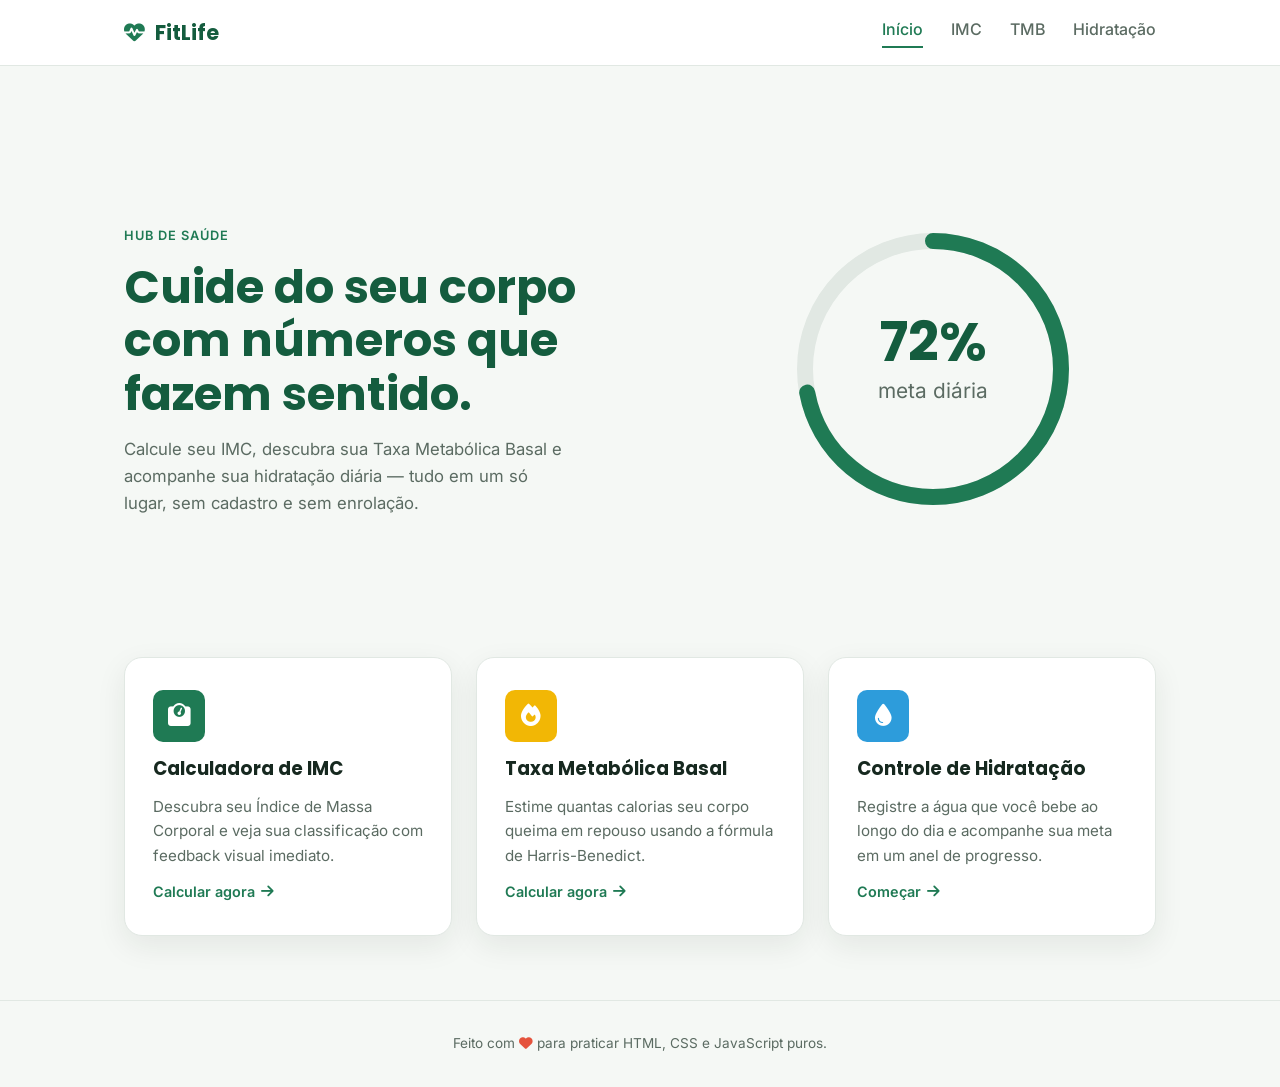
<file: index.html>
<!DOCTYPE html>
<html lang="pt-br">
<head>
  <meta charset="UTF-8" />
  <meta name="viewport" content="width=device-width, initial-scale=1.0" />
  <title>FitLife — Seu hub central de saúde</title>

  <!-- Fontes -->
  <link rel="preconnect" href="https://fonts.googleapis.com" />
  <link href="https://fonts.googleapis.com/css2?family=Poppins:wght@600;700;800&family=Inter:wght@400;500;600&display=swap" rel="stylesheet" />

  <!-- Ícones -->
  <link rel="stylesheet" href="https://cdnjs.cloudflare.com/ajax/libs/font-awesome/6.5.1/css/all.min.css" />

  <link rel="stylesheet" href="css/styles.css" />
</head>
<body>

  <header class="site-header">
    <div class="nav-wrap">
      <div class="brand"><i class="fa-solid fa-heart-pulse"></i> FitLife</div>
      <nav class="main-nav">
        <a href="index.html" class="active">Início</a>
        <a href="pages/imc.html">IMC</a>
        <a href="pages/tmb.html">TMB</a>
        <a href="pages/water.html">Hidratação</a>
      </nav>
    </div>
  </header>

  <main>
    <section class="hero">
      <div class="hero-copy">
        <span class="eyebrow">Hub de saúde</span>
        <h1>Cuide do seu corpo com números que fazem sentido.</h1>
        <p>Calcule seu IMC, descubra sua Taxa Metabólica Basal e acompanhe sua
          hidratação diária — tudo em um só lugar, sem cadastro e sem enrolação.</p>
      </div>
      <div class="hero-ring" aria-hidden="true">
        <svg viewBox="0 0 200 200">
          <circle class="ring-track" cx="100" cy="100" r="80" />
          <circle class="ring-progress" cx="100" cy="100" r="80"
                  stroke-dasharray="502"
                  stroke-dashoffset="140" />
          <text x="100" y="95" text-anchor="middle" class="ring-label" style="font-size:34px; fill:#145c3e;">72%</text>
          <text x="100" y="118" text-anchor="middle" style="font-size:13px; fill:#5b6b62;">meta diária</text>
        </svg>
      </div>
    </section>

    <section class="tools-grid">
      <a class="tool-card imc" href="pages/imc.html">
        <div class="icon"><i class="fa-solid fa-weight-scale"></i></div>
        <h3>Calculadora de IMC</h3>
        <p>Descubra seu Índice de Massa Corporal e veja sua classificação com
          feedback visual imediato.</p>
        <span class="go">Calcular agora <i class="fa-solid fa-arrow-right"></i></span>
      </a>

      <a class="tool-card tmb" href="pages/tmb.html">
        <div class="icon"><i class="fa-solid fa-fire"></i></div>
        <h3>Taxa Metabólica Basal</h3>
        <p>Estime quantas calorias seu corpo queima em repouso usando a
          fórmula de Harris-Benedict.</p>
        <span class="go">Calcular agora <i class="fa-solid fa-arrow-right"></i></span>
      </a>

      <a class="tool-card water" href="pages/water.html">
        <div class="icon"><i class="fa-solid fa-droplet"></i></div>
        <h3>Controle de Hidratação</h3>
        <p>Registre a água que você bebe ao longo do dia e acompanhe sua
          meta em um anel de progresso.</p>
        <span class="go">Começar <i class="fa-solid fa-arrow-right"></i></span>
      </a>
    </section>
  </main>

  <footer class="site-footer">
    Feito com <i class="fa-solid fa-heart"></i> para praticar HTML, CSS e JavaScript puros.
  </footer>

</body>
</html>
</file>
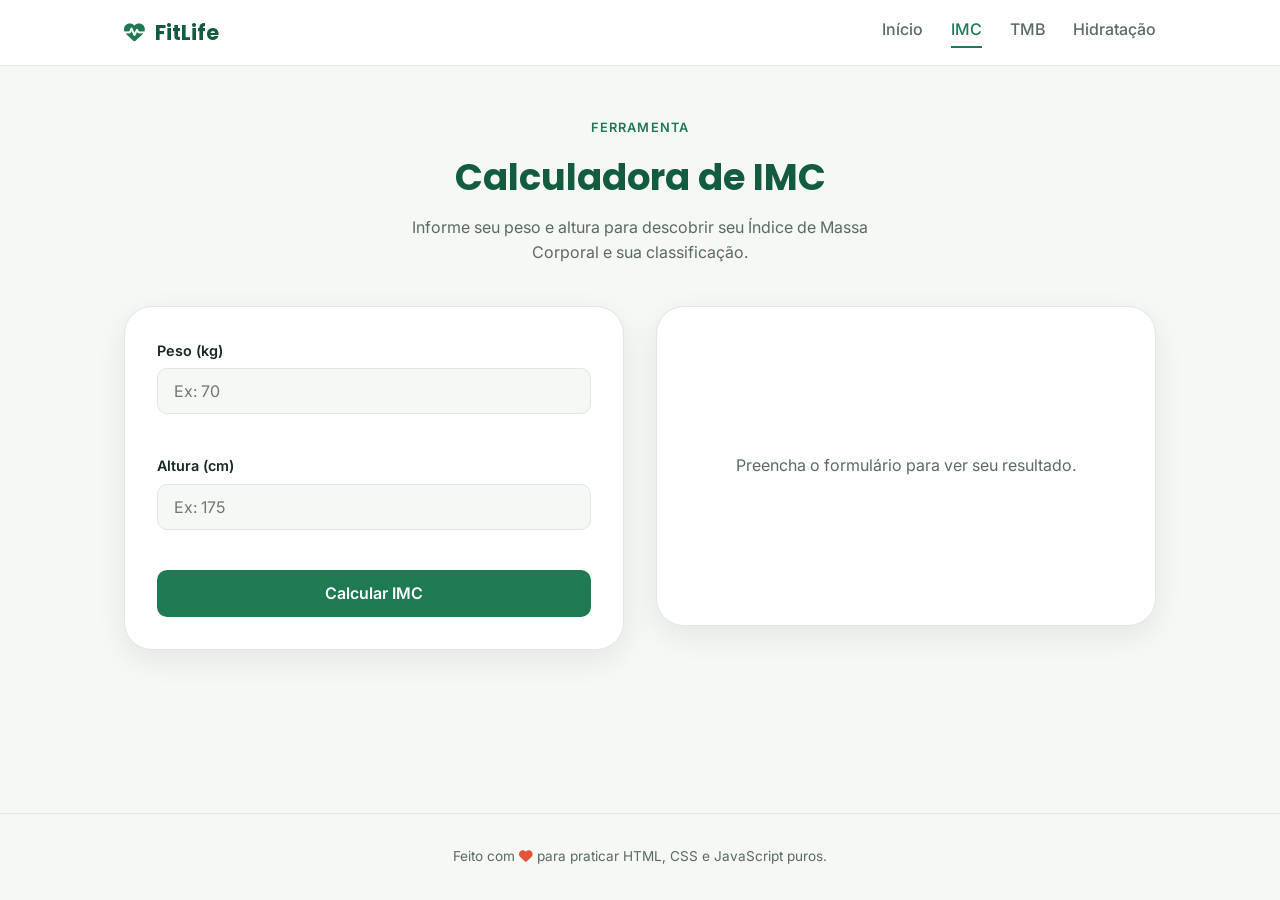
<file: pages/imc.html>
<!DOCTYPE html>
<html lang="pt-br">
<head>
  <meta charset="UTF-8" />
  <meta name="viewport" content="width=device-width, initial-scale=1.0" />
  <title>FitLife — Calculadora de IMC</title>

  <link rel="preconnect" href="https://fonts.googleapis.com" />
  <link href="https://fonts.googleapis.com/css2?family=Poppins:wght@600;700;800&family=Inter:wght@400;500;600&display=swap" rel="stylesheet" />
  <link rel="stylesheet" href="https://cdnjs.cloudflare.com/ajax/libs/font-awesome/6.5.1/css/all.min.css" />
  <link rel="stylesheet" href="../css/styles.css" />
</head>
<body>

  <header class="site-header">
    <div class="nav-wrap">
      <div class="brand"><i class="fa-solid fa-heart-pulse"></i> FitLife</div>
      <nav class="main-nav">
        <a href="../index.html">Início</a>
        <a href="imc.html" class="active">IMC</a>
        <a href="tmb.html">TMB</a>
        <a href="water.html">Hidratação</a>
      </nav>
    </div>
  </header>

  <main>
    <div class="page-header">
      <span class="eyebrow">Ferramenta</span>
      <h1>Calculadora de IMC</h1>
      <p>Informe seu peso e altura para descobrir seu Índice de Massa Corporal
        e sua classificação.</p>
    </div>

    <div class="tool-layout">
      <div class="card">
        <form id="imc-form" novalidate>
          <div class="field">
            <label for="peso">Peso (kg)</label>
            <input type="number" id="peso" step="0.1" min="1" max="500" placeholder="Ex: 70" />
            <div class="error-msg" id="erro-peso"></div>
          </div>

          <div class="field">
            <label for="altura">Altura (cm)</label>
            <input type="number" id="altura" step="0.1" min="30" max="250" placeholder="Ex: 175" />
            <div class="error-msg" id="erro-altura"></div>
          </div>

          <button type="submit" class="btn">Calcular IMC</button>
        </form>
      </div>

      <div class="card result-card" id="result-card">
        <p class="placeholder">Preencha o formulário para ver seu resultado.</p>
      </div>
    </div>
  </main>

  <footer class="site-footer">
    Feito com <i class="fa-solid fa-heart"></i> para praticar HTML, CSS e JavaScript puros.
  </footer>

  <script src="../js/imc.js"></script>
</body>
</html>
</file>
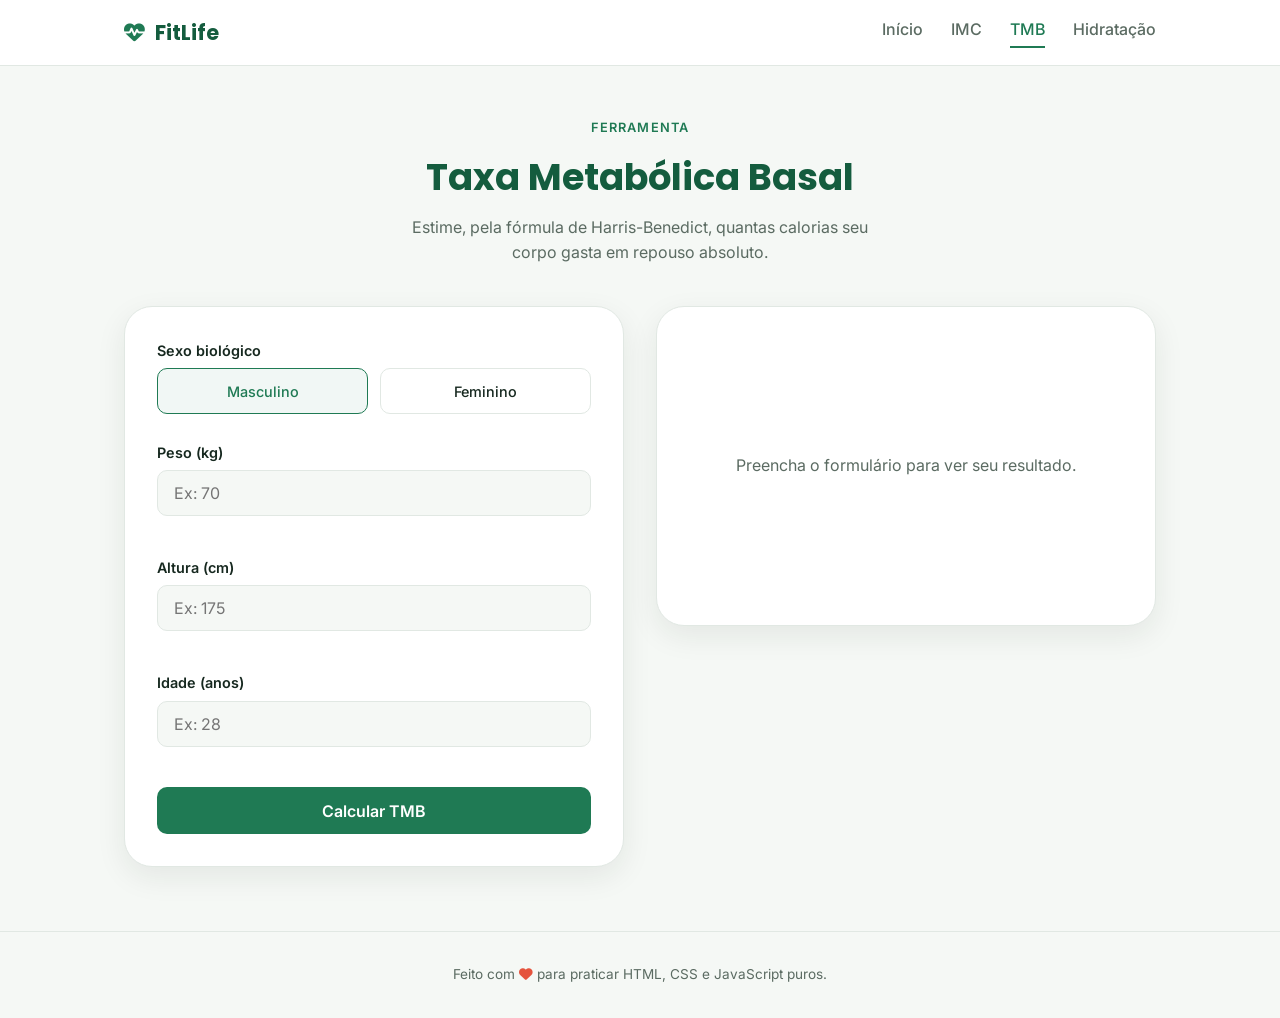
<file: pages/tmb.html>
<!DOCTYPE html>
<html lang="pt-br">
<head>
  <meta charset="UTF-8" />
  <meta name="viewport" content="width=device-width, initial-scale=1.0" />
  <title>FitLife — Taxa Metabólica Basal</title>

  <link rel="preconnect" href="https://fonts.googleapis.com" />
  <link href="https://fonts.googleapis.com/css2?family=Poppins:wght@600;700;800&family=Inter:wght@400;500;600&display=swap" rel="stylesheet" />
  <link rel="stylesheet" href="https://cdnjs.cloudflare.com/ajax/libs/font-awesome/6.5.1/css/all.min.css" />
  <link rel="stylesheet" href="../css/styles.css" />
</head>
<body>

  <header class="site-header">
    <div class="nav-wrap">
      <div class="brand"><i class="fa-solid fa-heart-pulse"></i> FitLife</div>
      <nav class="main-nav">
        <a href="../index.html">Início</a>
        <a href="imc.html">IMC</a>
        <a href="tmb.html" class="active">TMB</a>
        <a href="water.html">Hidratação</a>
      </nav>
    </div>
  </header>

  <main>
    <div class="page-header">
      <span class="eyebrow">Ferramenta</span>
      <h1>Taxa Metabólica Basal</h1>
      <p>Estime, pela fórmula de Harris-Benedict, quantas calorias seu corpo
        gasta em repouso absoluto.</p>
    </div>

    <div class="tool-layout">
      <div class="card">
        <form id="tmb-form" novalidate>
          <div class="field">
            <label>Sexo biológico</label>
            <div class="radio-group">
              <label><input type="radio" name="sexo" value="masculino" checked /><span>Masculino</span></label>
              <label><input type="radio" name="sexo" value="feminino" /><span>Feminino</span></label>
            </div>
          </div>

          <div class="field">
            <label for="peso">Peso (kg)</label>
            <input type="number" id="peso" step="0.1" min="1" max="500" placeholder="Ex: 70" />
            <div class="error-msg" id="erro-peso"></div>
          </div>

          <div class="field">
            <label for="altura">Altura (cm)</label>
            <input type="number" id="altura" step="0.1" min="30" max="250" placeholder="Ex: 175" />
            <div class="error-msg" id="erro-altura"></div>
          </div>

          <div class="field">
            <label for="idade">Idade (anos)</label>
            <input type="number" id="idade" step="1" min="10" max="120" placeholder="Ex: 28" />
            <div class="error-msg" id="erro-idade"></div>
          </div>

          <button type="submit" class="btn">Calcular TMB</button>
        </form>
      </div>

      <div class="card result-card" id="result-card">
        <p class="placeholder">Preencha o formulário para ver seu resultado.</p>
      </div>
    </div>
  </main>

  <footer class="site-footer">
    Feito com <i class="fa-solid fa-heart"></i> para praticar HTML, CSS e JavaScript puros.
  </footer>

  <script src="../js/tmb.js"></script>
</body>
</html>
</file>
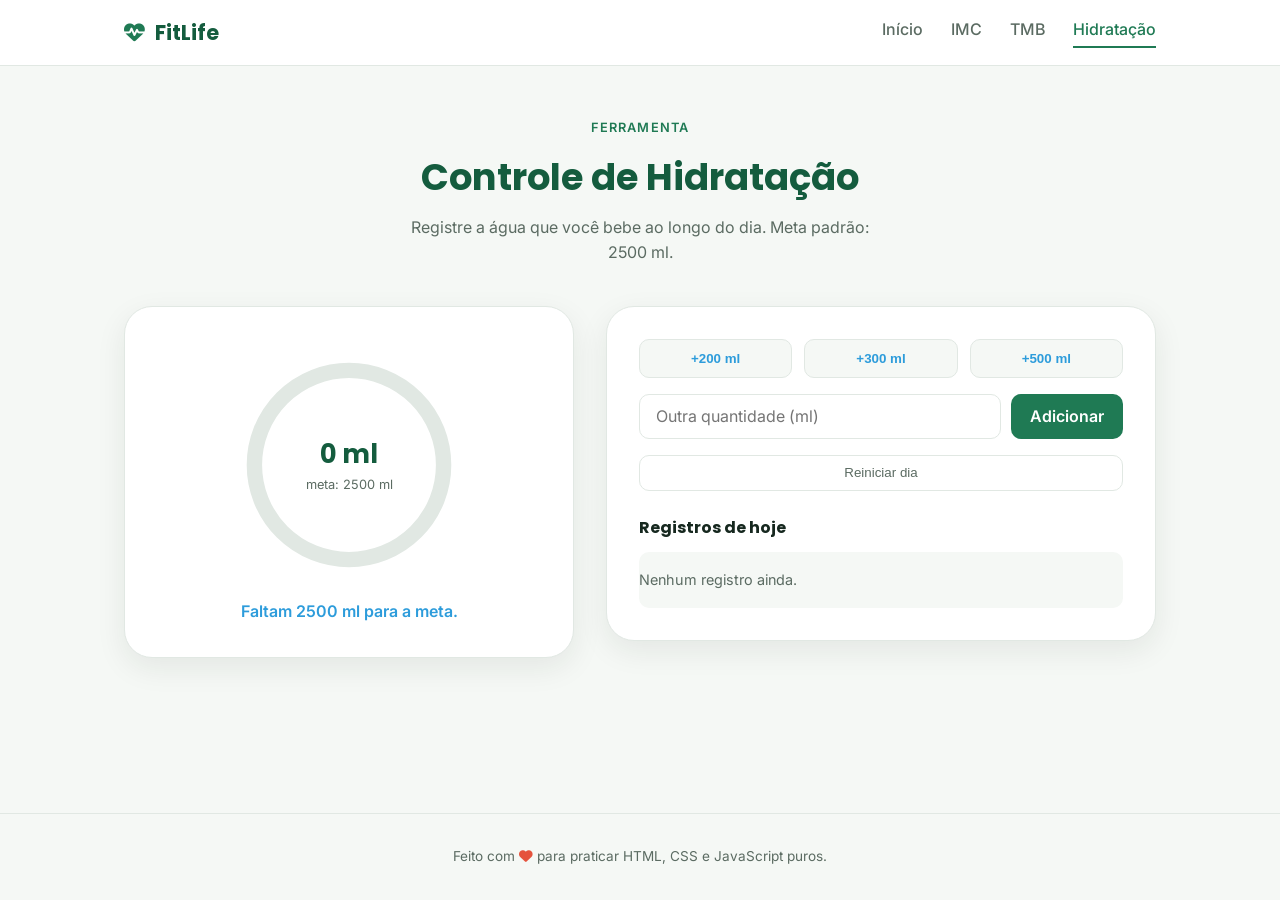
<file: pages/water.html>
<!DOCTYPE html>
<html lang="pt-br">
<head>
  <meta charset="UTF-8" />
  <meta name="viewport" content="width=device-width, initial-scale=1.0" />
  <title>FitLife — Controle de Hidratação</title>

  <link rel="preconnect" href="https://fonts.googleapis.com" />
  <link href="https://fonts.googleapis.com/css2?family=Poppins:wght@600;700;800&family=Inter:wght@400;500;600&display=swap" rel="stylesheet" />
  <link rel="stylesheet" href="https://cdnjs.cloudflare.com/ajax/libs/font-awesome/6.5.1/css/all.min.css" />
  <link rel="stylesheet" href="../css/styles.css" />
  <link rel="stylesheet" href="../css/water.css" />
</head>
<body>

  <header class="site-header">
    <div class="nav-wrap">
      <div class="brand"><i class="fa-solid fa-heart-pulse"></i> FitLife</div>
      <nav class="main-nav">
        <a href="../index.html">Início</a>
        <a href="imc.html">IMC</a>
        <a href="tmb.html">TMB</a>
        <a href="water.html" class="active">Hidratação</a>
      </nav>
    </div>
  </header>

  <main>
    <div class="page-header">
      <span class="eyebrow">Ferramenta</span>
      <h1>Controle de Hidratação</h1>
      <p>Registre a água que você bebe ao longo do dia. Meta padrão: 2500&nbsp;ml.</p>
    </div>

    <div class="water-layout">
      <div class="card water-ring-card">
        <div class="water-ring-wrap">
          <svg viewBox="0 0 200 200">
            <circle class="ring-track-water" cx="100" cy="100" r="86" />
            <circle class="ring-progress-water" id="ring-progress" cx="100" cy="100" r="86" />
          </svg>
          <div class="water-ring-center">
            <span class="amount" id="amount-label">0 ml</span>
            <span class="goal" id="goal-label">meta: 2500 ml</span>
          </div>
        </div>
        <p class="water-status" id="status-msg">Vamos começar a se hidratar!</p>
      </div>

      <div class="card">
        <div class="water-buttons">
          <button class="water-btn" data-ml="200">+200 ml</button>
          <button class="water-btn" data-ml="300">+300 ml</button>
          <button class="water-btn" data-ml="500">+500 ml</button>
        </div>

        <div class="water-custom">
          <input type="number" id="custom-ml" min="1" max="3000" placeholder="Outra quantidade (ml)" />
          <button class="btn" id="add-custom" style="width:auto; padding:0.7rem 1.2rem;">Adicionar</button>
        </div>

        <button class="water-reset" id="reset-btn">Reiniciar dia</button>

        <div class="water-log" style="margin-top:1.5rem;">
          <h3>Registros de hoje</h3>
          <ul id="log-list">
            <li class="empty">Nenhum registro ainda.</li>
          </ul>
        </div>
      </div>
    </div>
  </main>

  <footer class="site-footer">
    Feito com <i class="fa-solid fa-heart"></i> para praticar HTML, CSS e JavaScript puros.
  </footer>

  <script src="../js/water.js"></script>
</body>
</html>
</file>
<file: css/styles.css>
/* ==========================================================================
   FitLife — estilos globais
   Paleta: verde-floresta (saúde/vitalidade) + âmbar (energia) + azul (água)
   Tipografia: Poppins (títulos) + Inter (texto)
   ========================================================================== */

:root {
  /* Cores */
  --color-bg: #f5f8f5;
  --color-surface: #ffffff;
  --color-primary: #1f7a54;
  --color-primary-dark: #145c3e;
  --color-primary-light: #35b37e;
  --color-accent: #f2b705;
  --color-info: #2d9cdb;
  --color-danger: #e5533d;
  --color-warning: #f2b705;
  --color-success: #35b37e;
  --color-text: #16281f;
  --color-text-muted: #5b6b62;
  --color-border: #e1e8e3;

  /* Tipografia */
  --font-display: "Poppins", sans-serif;
  --font-body: "Inter", sans-serif;

  /* Espaçamento e forma */
  --radius-sm: 10px;
  --radius-md: 18px;
  --radius-lg: 28px;
  --shadow-soft: 0 10px 30px rgba(22, 40, 31, 0.08);
  --shadow-hover: 0 16px 40px rgba(22, 40, 31, 0.14);
  --max-width: 1080px;
}

* {
  box-sizing: border-box;
  margin: 0;
  padding: 0;
}

html {
  scroll-behavior: smooth;
}

body {
  background: var(--color-bg);
  color: var(--color-text);
  font-family: var(--font-body);
  line-height: 1.6;
  min-height: 100vh;
  display: flex;
  flex-direction: column;
}

a {
  color: inherit;
  text-decoration: none;
}

img {
  max-width: 100%;
  display: block;
}

/* ---------- Header ---------- */
.site-header {
  background: var(--color-surface);
  border-bottom: 1px solid var(--color-border);
  position: sticky;
  top: 0;
  z-index: 10;
}

.site-header .nav-wrap {
  max-width: var(--max-width);
  margin: 0 auto;
  padding: 1rem 1.5rem;
  display: flex;
  align-items: center;
  justify-content: space-between;
  gap: 1rem;
}

.brand {
  display: flex;
  align-items: center;
  gap: 0.6rem;
  font-family: var(--font-display);
  font-weight: 700;
  font-size: 1.3rem;
  color: var(--color-primary-dark);
}

.brand i {
  color: var(--color-primary);
}

.main-nav {
  display: flex;
  gap: 1.75rem;
  font-weight: 500;
  color: var(--color-text-muted);
}

.main-nav a {
  transition: color 0.2s ease;
  padding-bottom: 4px;
  border-bottom: 2px solid transparent;
}

.main-nav a:hover,
.main-nav a.active {
  color: var(--color-primary);
  border-bottom-color: var(--color-primary);
}

/* ---------- Layout genérico ---------- */
main {
  flex: 1;
  width: 100%;
  max-width: var(--max-width);
  margin: 0 auto;
  padding: 3rem 1.5rem 4rem;
}

/* ---------- Hero (index) ---------- */
.hero {
  display: grid;
  grid-template-columns: 1.1fr 0.9fr;
  align-items: center;
  gap: 2.5rem;
  padding: 2rem 0 4rem;
}

.hero-copy .eyebrow {
  color: var(--color-primary);
  font-weight: 600;
  letter-spacing: 0.08em;
  text-transform: uppercase;
  font-size: 0.8rem;
}

.hero-copy h1 {
  font-family: var(--font-display);
  font-size: clamp(2rem, 4vw, 2.9rem);
  line-height: 1.15;
  margin: 0.75rem 0 1rem;
  color: var(--color-primary-dark);
}

.hero-copy p {
  color: var(--color-text-muted);
  font-size: 1.05rem;
  max-width: 40ch;
}

/* Anel decorativo — elemento-assinatura do projeto, reaproveitado
   depois como o anel de progresso da hidratação */
.hero-ring {
  width: 100%;
  aspect-ratio: 1;
  display: flex;
  align-items: center;
  justify-content: center;
}

.hero-ring svg {
  width: min(320px, 90%);
  height: auto;
}

.ring-track {
  fill: none;
  stroke: var(--color-border);
  stroke-width: 10;
}

.ring-progress {
  fill: none;
  stroke: var(--color-primary);
  stroke-width: 10;
  stroke-linecap: round;
  transform: rotate(-90deg);
  transform-origin: center;
}

.ring-label {
  font-family: var(--font-display);
  font-weight: 700;
}

/* ---------- Cards de ferramentas ---------- */
.tools-grid {
  display: grid;
  grid-template-columns: repeat(3, 1fr);
  gap: 1.5rem;
}

.tool-card {
  background: var(--color-surface);
  border: 1px solid var(--color-border);
  border-radius: var(--radius-md);
  padding: 2rem 1.75rem;
  box-shadow: var(--shadow-soft);
  transition: transform 0.2s ease, box-shadow 0.2s ease;
  display: flex;
  flex-direction: column;
  gap: 0.75rem;
}

.tool-card:hover {
  transform: translateY(-4px);
  box-shadow: var(--shadow-hover);
}

.tool-card .icon {
  width: 52px;
  height: 52px;
  border-radius: var(--radius-sm);
  display: flex;
  align-items: center;
  justify-content: center;
  font-size: 1.4rem;
  color: #fff;
}

.tool-card.imc .icon { background: var(--color-primary); }
.tool-card.tmb .icon { background: var(--color-accent); }
.tool-card.water .icon { background: var(--color-info); }

.tool-card h3 {
  font-family: var(--font-display);
  font-size: 1.15rem;
  color: var(--color-text);
}

.tool-card p {
  color: var(--color-text-muted);
  font-size: 0.95rem;
  flex: 1;
}

.tool-card .go {
  font-weight: 600;
  font-size: 0.9rem;
  color: var(--color-primary);
  display: inline-flex;
  align-items: center;
  gap: 0.4rem;
}

/* ---------- Páginas de ferramenta (form + resultado) ---------- */
.page-header {
  text-align: center;
  margin-bottom: 2.5rem;
}

.page-header .eyebrow {
  color: var(--color-primary);
  font-weight: 600;
  text-transform: uppercase;
  letter-spacing: 0.08em;
  font-size: 0.8rem;
}

.page-header h1 {
  font-family: var(--font-display);
  font-size: clamp(1.8rem, 3vw, 2.3rem);
  color: var(--color-primary-dark);
  margin: 0.5rem 0 0.5rem;
}

.page-header p {
  color: var(--color-text-muted);
  max-width: 50ch;
  margin: 0 auto;
}

.tool-layout {
  display: grid;
  grid-template-columns: 1fr 1fr;
  gap: 2rem;
  align-items: start;
}

.card {
  background: var(--color-surface);
  border: 1px solid var(--color-border);
  border-radius: var(--radius-lg);
  padding: 2rem;
  box-shadow: var(--shadow-soft);
}

.field {
  margin-bottom: 1.25rem;
}

.field label {
  display: block;
  font-weight: 600;
  font-size: 0.9rem;
  margin-bottom: 0.4rem;
  color: var(--color-text);
}

.field input,
.field select {
  width: 100%;
  padding: 0.75rem 1rem;
  border: 1px solid var(--color-border);
  border-radius: var(--radius-sm);
  font-family: var(--font-body);
  font-size: 1rem;
  background: var(--color-bg);
  transition: border-color 0.2s ease, box-shadow 0.2s ease;
}

.field input:focus,
.field select:focus {
  outline: none;
  border-color: var(--color-primary);
  box-shadow: 0 0 0 3px rgba(31, 122, 84, 0.15);
}

.field .error-msg {
  color: var(--color-danger);
  font-size: 0.82rem;
  margin-top: 0.35rem;
  min-height: 1.1em;
}

.radio-group {
  display: flex;
  gap: 0.75rem;
}

.radio-group label {
  flex: 1;
  border: 1px solid var(--color-border);
  border-radius: var(--radius-sm);
  padding: 0.65rem;
  text-align: center;
  font-weight: 500;
  cursor: pointer;
  font-size: 0.9rem;
}

.radio-group input {
  display: none;
}

.radio-group label:has(input:checked) {
  border-color: var(--color-primary);
  background: rgba(31, 122, 84, 0.06);
  color: var(--color-primary);
}

.btn {
  width: 100%;
  padding: 0.85rem;
  border: none;
  border-radius: var(--radius-sm);
  background: var(--color-primary);
  color: #fff;
  font-family: var(--font-body);
  font-weight: 600;
  font-size: 1rem;
  cursor: pointer;
  transition: background 0.2s ease, transform 0.1s ease;
}

.btn:hover {
  background: var(--color-primary-dark);
}

.btn:active {
  transform: scale(0.98);
}

/* ---------- Painel de resultado ---------- */
.result-card {
  display: flex;
  flex-direction: column;
  align-items: center;
  justify-content: center;
  text-align: center;
  min-height: 320px;
}

.result-card .placeholder {
  color: var(--color-text-muted);
}

.result-value {
  font-family: var(--font-display);
  font-size: 3rem;
  font-weight: 700;
  color: var(--color-primary-dark);
}

.result-tag {
  display: inline-block;
  margin-top: 0.75rem;
  padding: 0.4rem 1rem;
  border-radius: 999px;
  font-weight: 600;
  font-size: 0.85rem;
}

.result-tag.low { background: #e8f1ff; color: #2d6ae0; }
.result-tag.normal { background: #e6f7ee; color: var(--color-primary-dark); }
.result-tag.over { background: #fff4de; color: #b8790a; }
.result-tag.obese { background: #fdeceb; color: var(--color-danger); }

.result-note {
  margin-top: 1rem;
  color: var(--color-text-muted);
  font-size: 0.9rem;
  max-width: 32ch;
}

/* ---------- Footer ---------- */
.site-footer {
  text-align: center;
  padding: 2rem 1.5rem;
  color: var(--color-text-muted);
  font-size: 0.85rem;
  border-top: 1px solid var(--color-border);
}

.site-footer i {
  color: var(--color-danger);
}

/* ---------- Responsivo ---------- */
@media (max-width: 860px) {
  .hero {
    grid-template-columns: 1fr;
    text-align: center;
  }
  .hero-copy p {
    margin: 0 auto;
  }
  .tools-grid {
    grid-template-columns: 1fr;
  }
  .tool-layout {
    grid-template-columns: 1fr;
  }
  .main-nav {
    gap: 1rem;
    font-size: 0.9rem;
  }
}
</file>
<file: css/water.css>
/* ==========================================================================
   FitLife — estilos específicos da página de Hidratação
   ========================================================================== */

.water-layout {
  display: grid;
  grid-template-columns: 0.9fr 1.1fr;
  gap: 2rem;
  align-items: start;
}

.water-ring-card {
  display: flex;
  flex-direction: column;
  align-items: center;
  text-align: center;
}

.water-ring-wrap {
  position: relative;
  width: 220px;
  height: 220px;
  margin: 1rem 0 1.5rem;
}

.water-ring-wrap svg {
  width: 100%;
  height: 100%;
}

.ring-track-water {
  fill: none;
  stroke: var(--color-border);
  stroke-width: 14;
}

.ring-progress-water {
  fill: none;
  stroke: var(--color-info);
  stroke-width: 14;
  stroke-linecap: round;
  transform: rotate(-90deg);
  transform-origin: center;
  transition: stroke-dashoffset 0.5s ease, stroke 0.4s ease;
}

.ring-progress-water.goal-reached {
  stroke: var(--color-success);
}

.water-ring-center {
  position: absolute;
  inset: 0;
  display: flex;
  flex-direction: column;
  align-items: center;
  justify-content: center;
}

.water-ring-center .amount {
  font-family: var(--font-display);
  font-weight: 700;
  font-size: 1.6rem;
  color: var(--color-primary-dark);
}

.water-ring-center .goal {
  font-size: 0.8rem;
  color: var(--color-text-muted);
}

.water-status {
  font-weight: 600;
  color: var(--color-info);
  min-height: 1.4em;
}

.water-status.done {
  color: var(--color-success);
}

.water-buttons {
  display: grid;
  grid-template-columns: repeat(3, 1fr);
  gap: 0.75rem;
  margin-bottom: 1rem;
}

.water-btn {
  padding: 0.7rem 0.5rem;
  border-radius: var(--radius-sm);
  border: 1px solid var(--color-border);
  background: var(--color-bg);
  font-weight: 600;
  color: var(--color-info);
  cursor: pointer;
  transition: background 0.2s ease, transform 0.1s ease;
}

.water-btn:hover {
  background: #e8f4fb;
}

.water-btn:active {
  transform: scale(0.96);
}

.water-custom {
  display: flex;
  gap: 0.6rem;
  margin-bottom: 1rem;
}

.water-custom input {
  flex: 1;
  padding: 0.7rem 1rem;
  border: 1px solid var(--color-border);
  border-radius: var(--radius-sm);
  font-family: var(--font-body);
  font-size: 1rem;
}

.water-reset {
  width: 100%;
  background: transparent;
  border: 1px solid var(--color-border);
  color: var(--color-text-muted);
  padding: 0.6rem;
  border-radius: var(--radius-sm);
  cursor: pointer;
  font-weight: 500;
  transition: border-color 0.2s ease, color 0.2s ease;
}

.water-reset:hover {
  border-color: var(--color-danger);
  color: var(--color-danger);
}

.water-log h3 {
  font-family: var(--font-display);
  font-size: 1rem;
  margin-bottom: 0.75rem;
  color: var(--color-text);
}

.water-log ul {
  list-style: none;
  display: flex;
  flex-direction: column;
  gap: 0.5rem;
  max-height: 220px;
  overflow-y: auto;
}

.water-log li {
  display: flex;
  justify-content: space-between;
  padding: 0.6rem 0.9rem;
  background: var(--color-bg);
  border-radius: var(--radius-sm);
  font-size: 0.9rem;
}

.water-log .empty {
  color: var(--color-text-muted);
  font-size: 0.9rem;
  text-align: center;
  padding: 1rem 0;
}

@media (max-width: 860px) {
  .water-layout {
    grid-template-columns: 1fr;
  }
}
</file>
